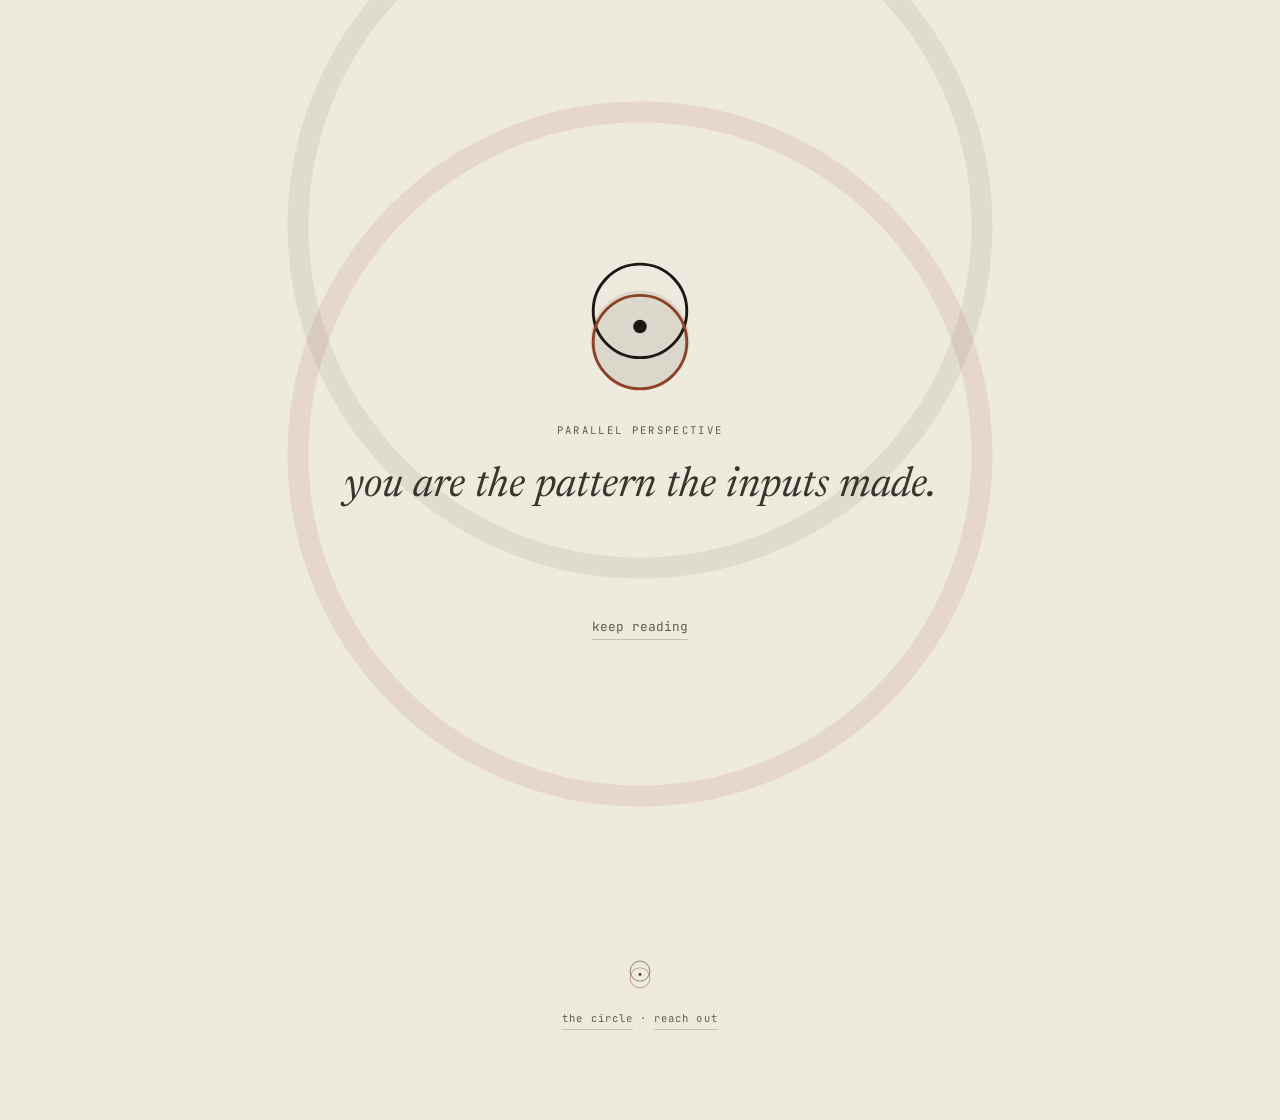
<file: index.html>
<!DOCTYPE html>
<html lang="en">
<head>
<meta charset="UTF-8">
<meta name="viewport" content="width=device-width, initial-scale=1.0">
<meta name="robots" content="noindex, nofollow">
<title>parallel perspective</title>
<meta property="og:type" content="website">
<meta property="og:site_name" content="parallel perspective">
<meta property="og:title" content="parallel perspective — look again.">
<meta property="og:description" content="a philosophy that happens to use garments as the medium. written for the person wearing it, not the person selling it.">
<meta property="og:image" content="https://parallelperspective.vercel.app/assets/og-image.png">
<meta property="og:url" content="https://parallelperspective.vercel.app/">
<meta name="twitter:card" content="summary_large_image">
<meta name="description" content="a philosophy that happens to use garments as the medium. written for the person wearing it, not the person selling it.">
<link rel="canonical" href="https://parallelperspective.vercel.app/">
<link rel="icon" href="assets/logo.svg" type="image/svg+xml">
<link rel="alternate icon" href="favicon.ico">
<link rel="apple-touch-icon" href="assets/apple-touch-icon.png">
<link rel="preconnect" href="https://fonts.googleapis.com">
<link rel="preconnect" href="https://fonts.gstatic.com" crossorigin>
<link href="https://fonts.googleapis.com/css2?family=Space+Grotesk:wght@400;500;700&amp;family=JetBrains+Mono:wght@400;500&amp;family=Newsreader:ital,opsz,wght@0,6..72,400;0,6..72,500;1,6..72,400&amp;display=swap" rel="stylesheet">
<link rel="stylesheet" href="style.css">
</head>
<body>

<main class="landing-wrap">
  <h1 class="sr-only">parallel perspective</h1>
  <div class="logo-wrapper">
    <svg class="hero-mark-bg" viewBox="0 0 200 260" xmlns="http://www.w3.org/2000/svg" aria-hidden="true">
      <g class="hero-mark-bg__eye">
        <circle cx="100" cy="100" r="90" stroke="#1C1813" stroke-width="5.5" stroke-opacity="0.07" fill="none"/>
        <circle cx="100" cy="160" r="90" stroke="#96462A" stroke-width="5.5" stroke-opacity="0.11" fill="none"/>
        <circle cx="100" cy="130" r="13" fill="#1C1813" fill-opacity="0.09"/>
      </g>
    </svg>
    <img src="assets/logo.svg" alt="" class="mark" width="200" height="260">
  </div>
  <div class="eyebrow">parallel perspective</div>
  <p class="quote-line">you are the pattern the inputs made.</p>
  <a href="manifesto.html" class="quiet-link"><span class="link-text">keep reading</span><span class="arrow">→</span></a>
</main>

<footer class="site">
  <img src="assets/logo.svg" alt="" class="mark-icon" width="200" height="260">
  <div class="foot-text"><a href="circle.html">the circle</a> · <a href="reach-out.html">reach out</a></div>
</footer>

</body>
</html>
</file>
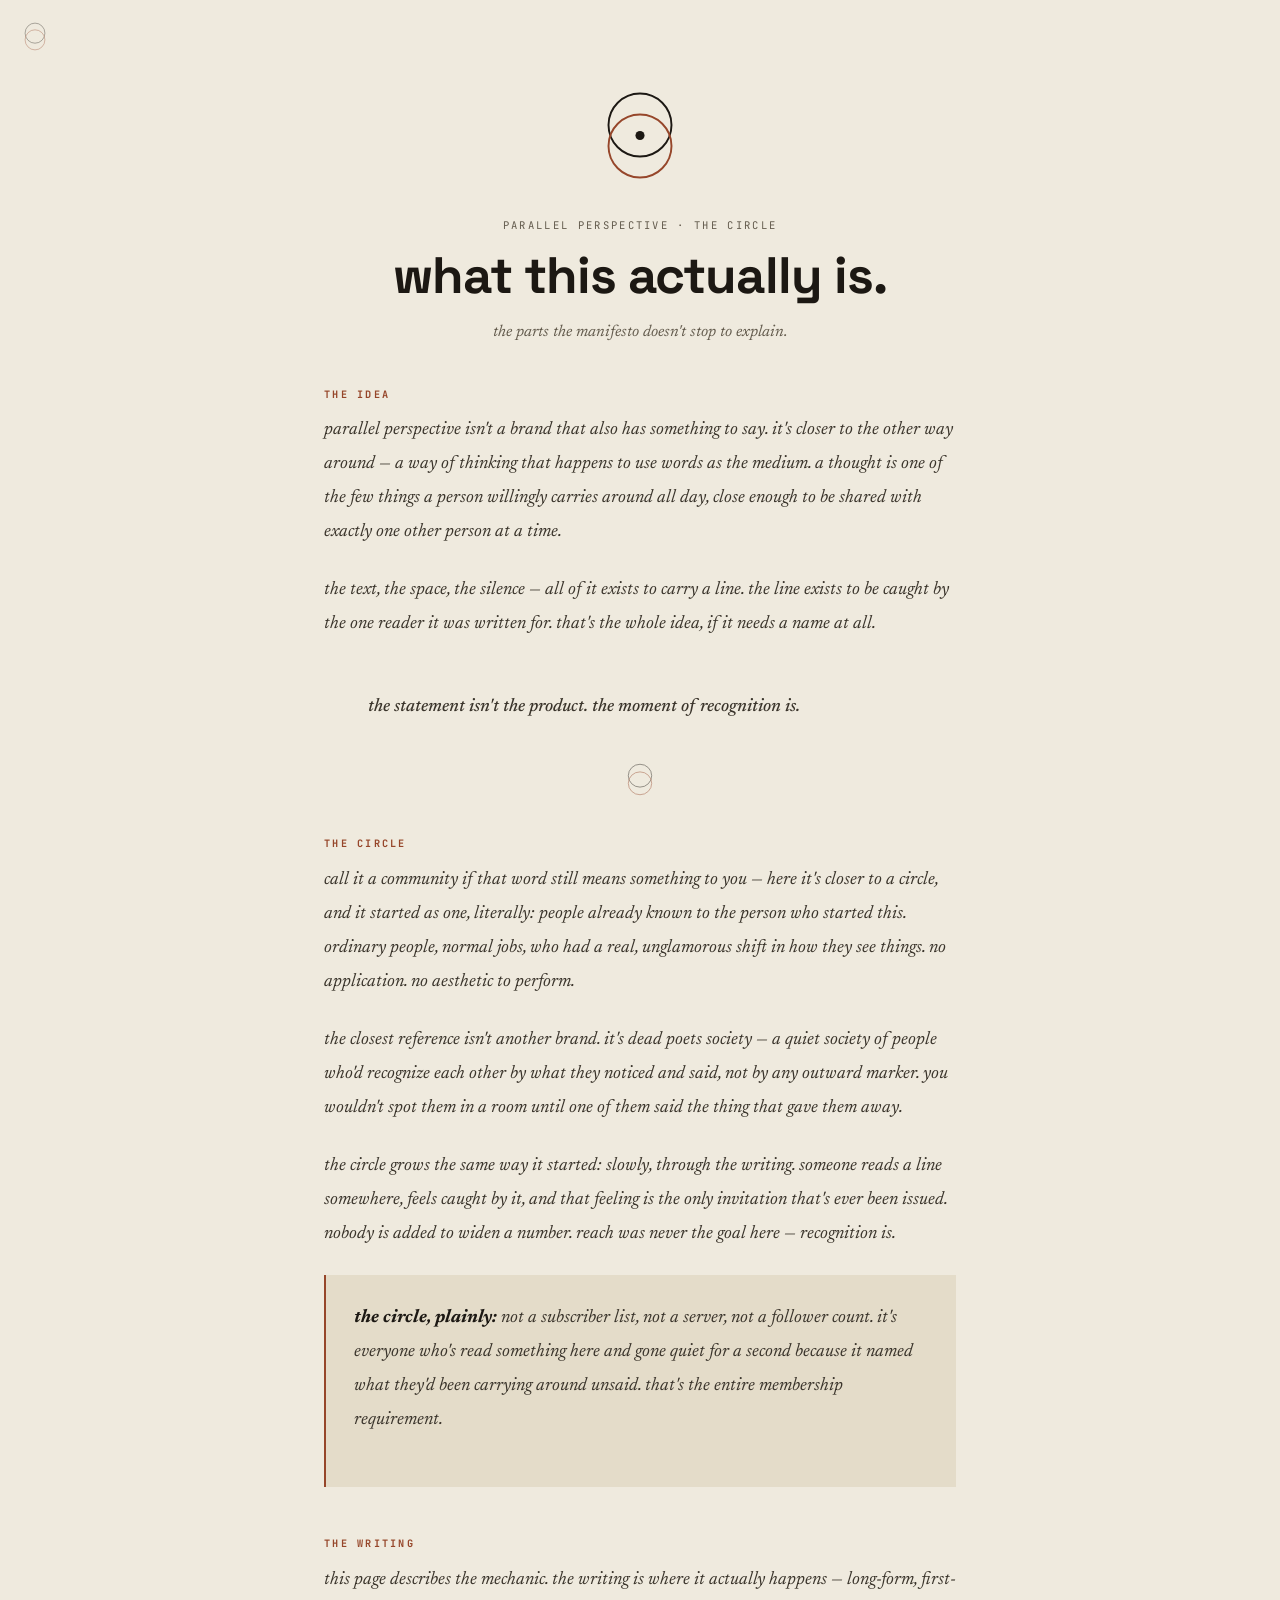
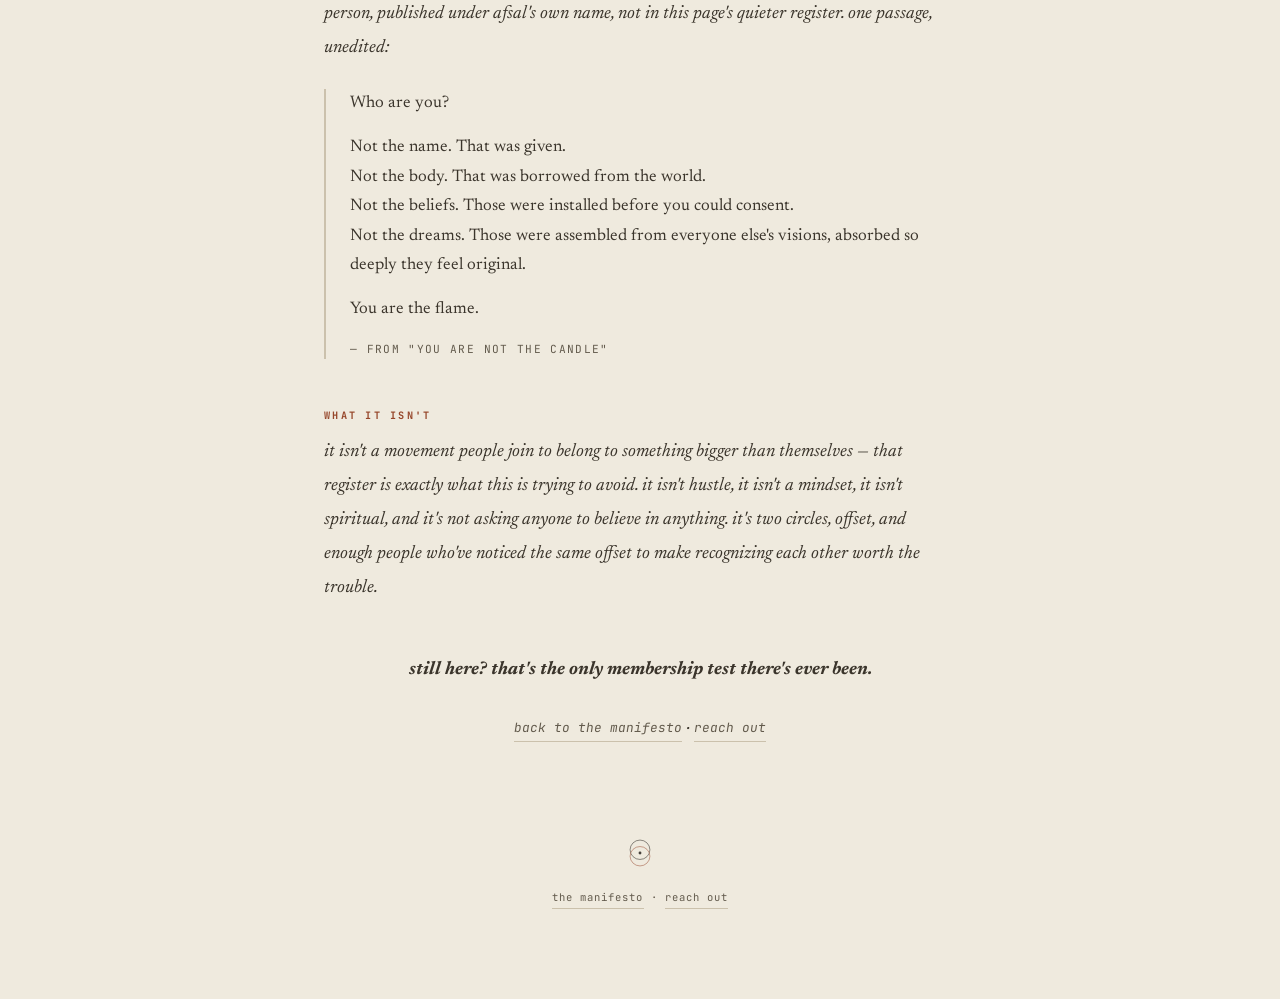
<file: circle.html>
<!DOCTYPE html>
<html lang="en">
<head>
<meta charset="UTF-8">
<meta name="viewport" content="width=device-width, initial-scale=1.0">
<meta name="robots" content="noindex, nofollow">
<title>the circle — parallel perspective</title>
<meta property="og:type" content="website">
<meta property="og:site_name" content="parallel perspective">
<meta property="og:title" content="the circle — parallel perspective">
<meta property="og:description" content="what this actually is, and what the circle means — the parts the manifesto doesn't stop to explain.">
<meta property="og:image" content="https://parallelperspective.vercel.app/assets/og-image.png">
<meta property="og:url" content="https://parallelperspective.vercel.app/circle.html">
<meta name="twitter:card" content="summary_large_image">
<meta name="description" content="what this actually is, and what the circle means — the parts the manifesto doesn't stop to explain.">
<link rel="canonical" href="https://parallelperspective.vercel.app/circle.html">
<link rel="icon" href="assets/logo.svg" type="image/svg+xml">
<link rel="alternate icon" href="favicon.ico">
<link rel="apple-touch-icon" href="assets/apple-touch-icon.png">
<link rel="preconnect" href="https://fonts.googleapis.com">
<link rel="preconnect" href="https://fonts.gstatic.com" crossorigin>
<link href="https://fonts.googleapis.com/css2?family=Space+Grotesk:wght@400;500;700&amp;family=JetBrains+Mono:wght@400;500&amp;family=Newsreader:ital,opsz,wght@0,6..72,400;0,6..72,500;1,6..72,400&amp;display=swap" rel="stylesheet">
<link rel="stylesheet" href="style.css">
</head>
<body>

<nav class="site-nav" aria-label="Home">
  <a href="index.html"><img src="assets/logo-icon.svg" alt="home" class="nav-mark" width="200" height="260"></a>
</nav>

<header class="page-header">
  <img src="assets/logo.svg" alt="" class="mark" width="200" height="260">
  <div class="eyebrow">parallel perspective · the circle</div>
  <h1>what this actually is.</h1>
  <p class="dek">the parts the manifesto doesn't stop to explain.</p>
</header>

<main class="circle-body">

  <section>
    <h2 class="section-label">the idea</h2>
    <p>parallel perspective isn't a brand that also has something to say. it's closer to the other way around — a way of thinking that happens to use words as the medium. a thought is one of the few things a person willingly carries around all day, close enough to be shared with exactly one other person at a time.</p>
    <p>the text, the space, the silence — all of it exists to carry a line. the line exists to be caught by the one reader it was written for. that's the whole idea, if it needs a name at all.</p>
  </section>

  <p class="pull-quote">the statement isn't the product. the moment of recognition is.</p>

  <img src="assets/logo-icon.svg" alt="" class="lens-divider" width="200" height="260">

  <section>
    <h2 class="section-label">the circle</h2>
    <p>call it a community if that word still means something to you — here it's closer to a circle, and it started as one, literally: people already known to the person who started this. ordinary people, normal jobs, who had a real, unglamorous shift in how they see things. no application. no aesthetic to perform.</p>
    <p>the closest reference isn't another brand. it's dead poets society — a quiet society of people who'd recognize each other by what they noticed and said, not by any outward marker. you wouldn't spot them in a room until one of them said the thing that gave them away.</p>
    <p>the circle grows the same way it started: slowly, through the writing. someone reads a line somewhere, feels caught by it, and that feeling is the only invitation that's ever been issued. nobody is added to widen a number. reach was never the goal here — recognition is.</p>

    <div class="panel-block">
      <p><b>the circle, plainly:</b> not a subscriber list, not a server, not a follower count. it's everyone who's read something here and gone quiet for a second because it named what they'd been carrying around unsaid. that's the entire membership requirement.</p>
    </div>
  </section>

  <section>
    <h2 class="section-label">the writing</h2>
    <p>this page describes the mechanic. the writing is where it actually happens — long-form, first-person, published under afsal's own name, not in this page's quieter register. one passage, unedited:</p>
    <blockquote class="excerpt-block">
      <p>Who are you?</p>
      <p>Not the name. That was given.<br>
      Not the body. That was borrowed from the world.<br>
      Not the beliefs. Those were installed before you could consent.<br>
      Not the dreams. Those were assembled from everyone else's visions, absorbed so deeply they feel original.</p>
      <p>You are the flame.</p>
      <cite>— from "you are not the candle"</cite>
    </blockquote>
  </section>



  <section>
    <h2 class="section-label">what it isn't</h2>
    <p>it isn't a movement people join to belong to something bigger than themselves — that register is exactly what this is trying to avoid. it isn't hustle, it isn't a mindset, it isn't spiritual, and it's not asking anyone to believe in anything. it's two circles, offset, and enough people who've noticed the same offset to make recognizing each other worth the trouble.</p>
  </section>

  <p class="closing-line">still here? that's the only membership test there's ever been.</p>

  <p class="circle-nav"><a href="manifesto.html" class="quiet-link">back to the manifesto</a> · <a href="reach-out.html" class="quiet-link">reach out</a></p>

</main>

<footer class="site">
  <img src="assets/logo.svg" alt="" class="mark-icon" width="200" height="260">
  <div class="foot-text"><a href="manifesto.html">the manifesto</a> · <a href="reach-out.html">reach out</a></div>
</footer>

<script src="reveal-fallback.js" defer></script>
</body>
</html>
</file>
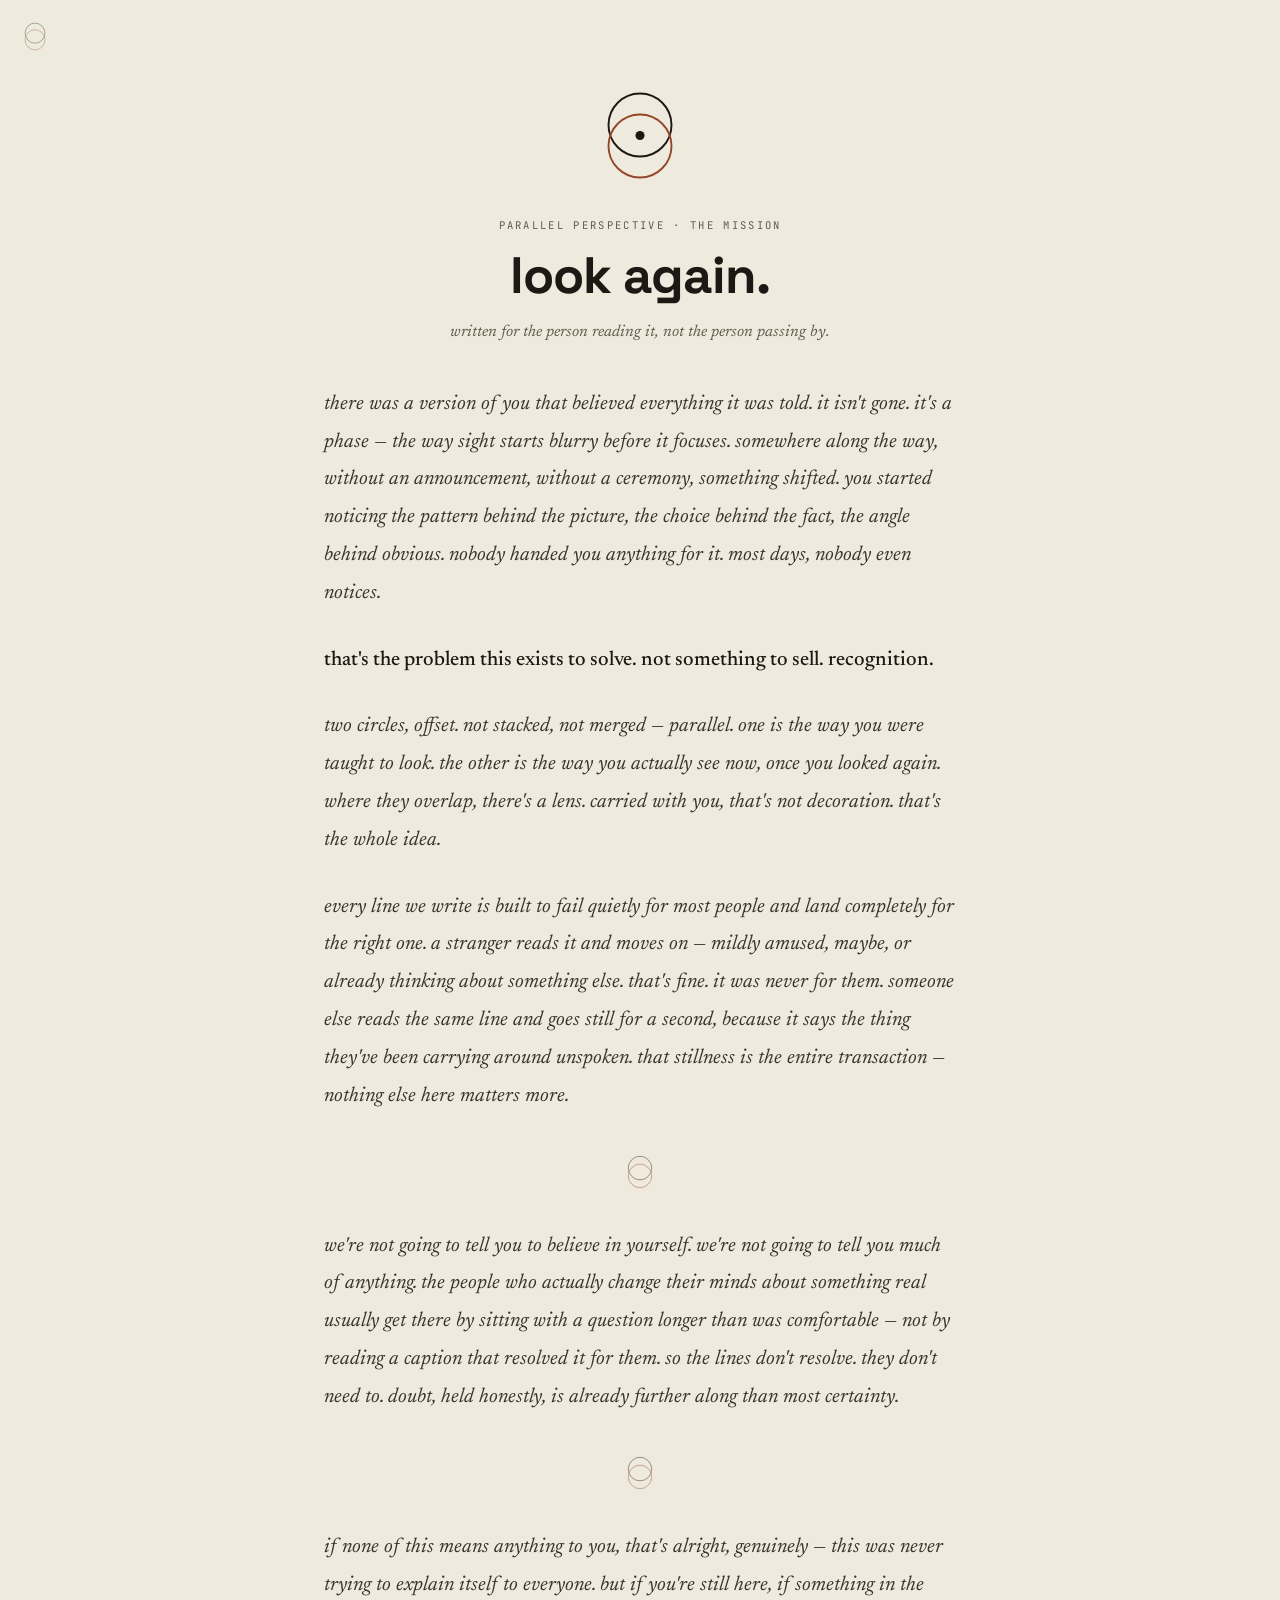
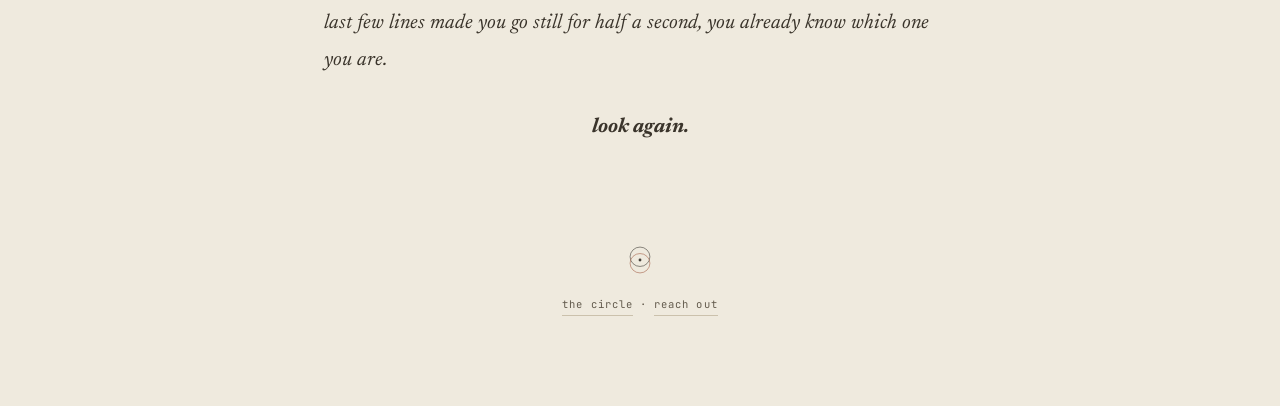
<file: manifesto.html>
<!DOCTYPE html>
<html lang="en">
<head>
<meta charset="UTF-8">
<meta name="viewport" content="width=device-width, initial-scale=1.0">
<meta name="robots" content="noindex, nofollow">
<title>look again. — parallel perspective</title>
<meta property="og:type" content="website">
<meta property="og:site_name" content="parallel perspective">
<meta property="og:title" content="look again. — parallel perspective">
<meta property="og:description" content="written for the person wearing it, not the person selling it.">
<meta property="og:image" content="https://parallelperspective.vercel.app/assets/og-image.png">
<meta property="og:url" content="https://parallelperspective.vercel.app/manifesto.html">
<meta name="twitter:card" content="summary_large_image">
<meta name="description" content="written for the person wearing it, not the person selling it.">
<link rel="canonical" href="https://parallelperspective.vercel.app/manifesto.html">
<link rel="icon" href="assets/logo.svg" type="image/svg+xml">
<link rel="alternate icon" href="favicon.ico">
<link rel="apple-touch-icon" href="assets/apple-touch-icon.png">
<link rel="preconnect" href="https://fonts.googleapis.com">
<link rel="preconnect" href="https://fonts.gstatic.com" crossorigin>
<link href="https://fonts.googleapis.com/css2?family=Space+Grotesk:wght@400;500;700&amp;family=JetBrains+Mono:wght@400;500&amp;family=Newsreader:ital,opsz,wght@0,6..72,400;0,6..72,500;1,6..72,400&amp;display=swap" rel="stylesheet">
<link rel="stylesheet" href="style.css">
</head>
<body>

<nav class="site-nav" aria-label="Home">
  <a href="index.html"><img src="assets/logo-icon.svg" alt="home" class="nav-mark" width="200" height="260"></a>
</nav>

<header class="page-header">
  <img src="assets/logo.svg" alt="" class="mark" width="200" height="260">
  <div class="eyebrow">parallel perspective · the mission</div>
  <h1>look again.</h1>
  <p class="dek">written for the person reading it, not the person passing by.</p>
</header>

<main class="manifesto-body">

  <p>there was a version of you that believed everything it was told. it isn't gone. it's a phase — the way sight starts blurry before it focuses. somewhere along the way, without an announcement, without a ceremony, something shifted. you started noticing the pattern behind the picture, the choice behind the fact, the angle behind obvious. nobody handed you anything for it. most days, nobody even notices.</p>

  <p><strong>that's the problem this exists to solve. not something to sell. recognition.</strong></p>

  <p>two circles, offset. not stacked, not merged — parallel. one is the way you were taught to look. the other is the way you actually see now, once you looked again. where they overlap, there's a lens. carried with you, that's not decoration. that's the whole idea.</p>

  <p>every line we write is built to fail quietly for most people and land completely for the right one. a stranger reads it and moves on — mildly amused, maybe, or already thinking about something else. that's fine. it was never for them. someone else reads the same line and goes still for a second, because it says the thing they've been carrying around unspoken. that stillness is the entire transaction — nothing else here matters more.</p>

  <img src="assets/logo-icon.svg" alt="" class="lens-divider" width="200" height="260">

  <p>we're not going to tell you to believe in yourself. we're not going to tell you much of anything. the people who actually change their minds about something real usually get there by sitting with a question longer than was comfortable — not by reading a caption that resolved it for them. so the lines don't resolve. they don't need to. doubt, held honestly, is already further along than most certainty.</p>



  <img src="assets/logo-icon.svg" alt="" class="lens-divider" width="200" height="260">

  <p>if none of this means anything to you, that's alright, genuinely — this was never trying to explain itself to everyone. but if you're still here, if something in the last few lines made you go still for half a second, you already know which one you are.</p>

  <p class="closing-line">look again.</p>

</main>

<footer class="site">
  <img src="assets/logo.svg" alt="" class="mark-icon" width="200" height="260">
  <div class="foot-text"><a href="circle.html">the circle</a> · <a href="reach-out.html">reach out</a></div>
</footer>

<script src="reveal-fallback.js" defer></script>
</body>
</html>
</file>
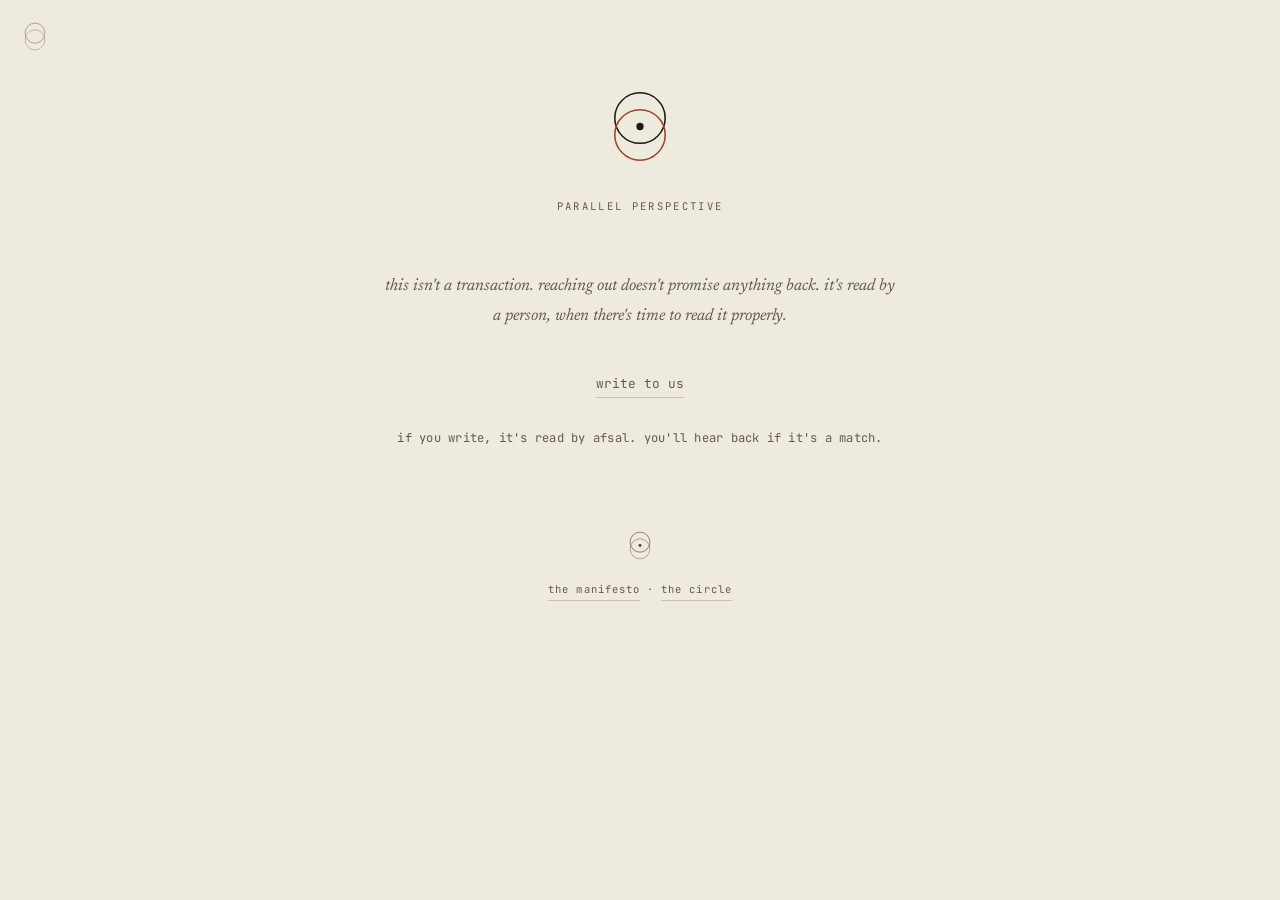
<file: reach-out.html>
<!DOCTYPE html>
<html lang="en">
<head>
<meta charset="UTF-8">
<meta name="viewport" content="width=device-width, initial-scale=1.0">
<meta name="robots" content="noindex, nofollow">
<title>reach out — parallel perspective</title>
<meta property="og:type" content="website">
<meta property="og:site_name" content="parallel perspective">
<meta property="og:title" content="reach out — parallel perspective">
<meta property="og:description" content="this isn't a store. there's no cart here, and reaching out doesn't promise anything back.">
<meta property="og:image" content="https://parallelperspective.vercel.app/assets/og-image.png">
<meta property="og:url" content="https://parallelperspective.vercel.app/reach-out.html">
<meta name="twitter:card" content="summary_large_image">
<meta name="description" content="this isn't a store. there's no cart here, and reaching out doesn't promise anything back.">
<link rel="canonical" href="https://parallelperspective.vercel.app/reach-out.html">
<link rel="icon" href="assets/logo.svg" type="image/svg+xml">
<link rel="alternate icon" href="favicon.ico">
<link rel="apple-touch-icon" href="assets/apple-touch-icon.png">
<link rel="preconnect" href="https://fonts.googleapis.com">
<link rel="preconnect" href="https://fonts.gstatic.com" crossorigin>
<link href="https://fonts.googleapis.com/css2?family=Space+Grotesk:wght@400;500;700&amp;family=JetBrains+Mono:wght@400;500&amp;family=Newsreader:ital,opsz,wght@0,6..72,400;0,6..72,500;1,6..72,400&amp;display=swap" rel="stylesheet">
<link rel="stylesheet" href="style.css">
</head>
<body>

<nav class="site-nav" aria-label="Home">
  <a href="index.html"><img src="assets/logo-icon.svg" alt="home" class="nav-mark" width="200" height="260"></a>
</nav>

<header class="page-header">
  <img src="assets/logo.svg" alt="" class="mark mark--sm" width="200" height="260">
  <h1 class="sr-only">reach out</h1>
  <div class="eyebrow">parallel perspective</div>
</header>

<main class="reach-out-body">
  <p class="context-line">this isn't a transaction. reaching out doesn't promise anything back. it's read by a person, when there's time to read it properly.</p>

  <!-- reach-out module — channel: mailto. swap by editing this block only, per website-docs/04-technical-build-guide.md -->
  <div id="reach-out-action" data-channel="mailto" data-target="hello@parallelperspective.com">
    <a href="mailto:hello@parallelperspective.com?subject=from%20the%20circle&body=i%20read%20the%20manifesto.%20" class="quiet-link">write to us</a>
  </div>

  <p class="confirmation">if you write, it's read by afsal. you'll hear back if it's a match.</p>
</main>

<footer class="site">
  <img src="assets/logo.svg" alt="" class="mark-icon" width="200" height="260">
  <div class="foot-text"><a href="manifesto.html">the manifesto</a> · <a href="circle.html">the circle</a></div>
</footer>

<script src="reveal-fallback.js" defer></script>
</body>
</html>
</file>
<file: style.css>
/* Parallel Perspective — shared stylesheet
   Source of truth: website-docs/03-design-system.md (v1.3 guidelines extract)
   Do not introduce new colors/fonts without updating that doc first. */

:root {
  /* Direction A — "warm resolved" (Palette & Logo Review, 2026-07-11).
     Deepens accent, darkens muted, lightens accent-soft — clears both real
     WCAG AA failures (muted-on-panel 4.2:1, accent-soft-on-ink 4.3:1) with
     margin, while staying the closest possible evolution of the shipped
     brand. See Palette & Logo Review - Fixed.html for the full comparison. */
  --paper: #EFEADE;
  --panel: #E4DCC9;
  --ink: #1C1813;
  --ink-soft: #3A342B;
  --muted: #635B4D;
  --muted-dark: #D8D0C0;
  --line: #CBC1AC;
  --accent: #96462A;
  --accent-soft: #C67B54;

  --spring-snappy: cubic-bezier(0.34, 1.56, 0.64, 1);
  --spring-gentle: cubic-bezier(0.16, 1, 0.3, 1);

  --font-heading: 'Space Grotesk', sans-serif;
  --font-body: 'JetBrains Mono', monospace;
  --font-quote: 'Newsreader', serif;
}

* { box-sizing: border-box; }

.sr-only {
  position: absolute;
  width: 1px;
  height: 1px;
  padding: 0;
  margin: -1px;
  overflow: hidden;
  clip: rect(0, 0, 0, 0);
  white-space: nowrap;
  border: 0;
}

body {
  margin: 0;
  background: var(--paper);
  color: var(--ink-soft);
  font-family: var(--font-body);
  font-size: 0.87rem;
  line-height: 1.7;
  -webkit-font-smoothing: antialiased;
  overflow-x: hidden;
}

main {
  max-width: 680px;
  margin: 0 auto;
  padding: 0 24px;
}

h1 {
  font-family: var(--font-heading);
  font-weight: 700;
  font-size: clamp(2.2rem, 6vw, 3.2rem);
  letter-spacing: -0.02em;
  color: var(--ink);
  margin: 0 0 0.3em;
  line-height: 1.05;
}

h2 {
  font-family: var(--font-heading);
  font-weight: 700;
  font-size: clamp(1.2rem, 2.6vw, 1.65rem);
  letter-spacing: -0.015em;
  color: var(--ink);
  margin: 0 0 0.5em;
}

.eyebrow {
  font-family: var(--font-body);
  font-size: 0.66rem;
  text-transform: uppercase;
  letter-spacing: 0.22em;
  color: var(--muted);
  margin: 0 0 1.4em;
}

.quote-line {
  font-family: var(--font-quote);
  font-style: italic;
  font-weight: 400;
  font-size: clamp(1.08rem, 2.1vw, 1.28rem);
  line-height: 1.85;
  color: var(--ink-soft);
}

.dek {
  font-family: var(--font-quote);
  font-style: italic;
  font-size: 1rem;
  color: var(--muted);
  margin: 0.6em 0 0;
}

.divider {
  border: none;
  border-top: 1px solid var(--line);
  margin: 2.6em 0;
}

/* Lens divider — icon-only mark (Lockup C) used as a section break instead of a
   bare rule. Reinforces the two-circle motif at each pacing beat in longer copy.
   Never rotated or recolored (Principle 5 / misuse gallery). */
.lens-divider {
  display: block;
  width: 26px;
  height: auto;
  margin: 2.8em auto;
  opacity: 0.6;
}

/* In-body section label — small eyebrow used to break up longer pages into
   named movements, without introducing a nav bar or numbered list. */
.section-label {
  font-family: var(--font-body);
  font-size: 0.64rem;
  letter-spacing: 0.22em;
  text-transform: uppercase;
  color: var(--accent);
  margin: 0 0 1em;
}

/* Pull quote — a single line pulled out and set large. Uses ink, not a second
   accent (Principle 1: one accent per layout — accent stays on the mark/labels). */
.pull-quote {
  font-family: var(--font-quote);
  font-style: italic;
  font-weight: 500;
  font-size: clamp(1.3rem, 3.2vw, 1.6rem);
  line-height: 1.55;
  color: var(--ink);
  text-align: center;
  max-width: 520px;
  margin: 1.6em auto 2.2em;
}

/* Panel block — bordered callout, reuses the one-accent left-border treatment
   already established for internal spec docs, adapted here for public copy. */
.panel-block {
  background: var(--panel);
  border-left: 2px solid var(--accent);
  padding: 26px 28px;
  margin: 0 0 2.2em;
}

.panel-block p {
  font-family: var(--font-body);
  font-style: normal;
  font-size: 0.86rem;
  line-height: 1.75;
  color: var(--ink-soft);
  margin: 0;
}

.panel-block p + p { margin-top: 0.9em; }

.panel-block b { color: var(--ink); }

/* Landing */
.landing-wrap {
  position: relative;
  min-height: 100vh;
  display: flex;
  flex-direction: column;
  justify-content: center;
  align-items: center;
  text-align: center;
  padding: 90px 24px;
}

.logo-wrapper {
  position: relative;
  display: flex;
  justify-content: center;
  align-items: center;
}

/* Oversized watermark of the mark, sitting behind the hero content. Flat only
   (no gradient/blur/glow) — scale and opacity are the only variables used,
   both already-established techniques in the system (see §02 on-Sienna
   variant, which uses stroke-opacity for the same reason: to stay flat while
   still reading as two distinct tones). Geometry is the locked r=90/d=60. */
.hero-mark-bg {
  position: absolute;
  top: 50%;
  left: 50%;
  transform: translate(-50%, -50%);
  width: clamp(440px, 62vw, 760px);
  height: auto;
  z-index: 0;
  pointer-events: none;
  animation: gentleDrift 8s ease-in-out infinite;
}

/* The watermark holds the full mark now, including the pupil — and blinks.
   Vertical-scale only, no opacity/blur tricks, so it stays flat. Slow rest
   period with one brief close, like the eye is actually watching rather
   than just decorating. transform-box: fill-box keeps the pivot on the
   shape's own centre regardless of viewBox math. */
.hero-mark-bg__eye {
  transform-box: fill-box;
  transform-origin: 50% 50%;
  animation: eyeBlink 12s ease-in-out infinite;
}

@keyframes eyeBlink {
  0%, 88% { transform: scaleY(1); }
  92%     { transform: scaleY(0.05); }
  96%, 100% { transform: scaleY(1); }
}

.landing-wrap > *:not(.hero-mark-bg) {
  position: relative;
  z-index: 1;
}

.mark {
  width: 104px;
  height: auto;
  margin-bottom: 28px;
  transition: transform 400ms var(--spring-snappy);
}

@media (hover: hover) and (pointer: fine) {
  .mark:hover {
    transform: scale(0.96);
  }
  .mark:active {
    transform: scale(0.92);
  }
}

.landing-wrap .eyebrow { margin-bottom: 1.6em; }

.landing-wrap .quote-line {
  max-width: 620px;
  font-size: clamp(1.6rem, 5vw, 2.6rem);
  line-height: 1.42;
  margin: 0 0 2.4em;
}

.quiet-link {
  position: relative;
  display: inline-flex;
  align-items: center;
  justify-content: center;
  font-family: var(--font-body);
  font-size: 0.8rem;
  color: var(--muted);
  text-decoration: none;
  padding-bottom: 3px;
  transition: color 280ms ease;
}

.quiet-link .link-text {
  transition: transform 400ms var(--spring-snappy);
}

.quiet-link .arrow {
  position: absolute;
  right: -14px;
  opacity: 0;
  transform: translateX(-8px);
  transition: opacity 280ms ease, transform 400ms var(--spring-snappy);
}

.quiet-link::after {
  content: "";
  position: absolute;
  bottom: 0;
  left: 0;
  width: 100%;
  height: 1px;
  background: var(--line);
  transition: background 280ms ease, transform 280ms ease;
  transform-origin: center;
}

/* invisible expanded hit area — keeps the quiet visual footprint,
   widens the tappable zone on touch devices (WCAG 2.5.5, AAA best practice) */
.quiet-link::before {
  content: "";
  position: absolute;
  top: -14px;
  bottom: -14px;
  left: -10px;
  right: -10px;
}

@media (hover: hover) and (pointer: fine) {
  .quiet-link:hover {
    color: var(--accent);
  }
  .quiet-link:hover .link-text {
    transform: translateX(-4px);
  }
  .quiet-link:hover .arrow {
    opacity: 1;
    transform: translateX(0);
  }

  .quiet-link:hover::after {
    background: var(--accent);
    transform: scaleX(1.15);
  }
}

a:focus-visible {
  outline: 1px solid var(--accent);
  outline-offset: 3px;
}

/* Footer — shared across all pages */
footer.site {
  padding: 60px 24px 90px;
  text-align: center;
}

footer.site .mark-icon {
  width: 22px;
  height: auto;
  opacity: 0.8;
  margin-bottom: 14px;
}

footer.site .foot-text {
  font-family: var(--font-body);
  font-size: 0.66rem;
  letter-spacing: 0.1em;
  color: var(--muted);
}

footer.site a {
  position: relative;
  display: inline-block;
  color: var(--muted);
  text-decoration: none;
  padding-bottom: 2px;
  transition: color 280ms ease;
}
footer.site a::after {
  content: "";
  position: absolute;
  bottom: 0;
  left: 0;
  width: 100%;
  height: 1px;
  background: var(--line);
  transition: background 280ms ease, transform 280ms ease;
  transform-origin: center;
}
footer.site a::before {
  content: "";
  position: absolute;
  top: -14px;
  bottom: -14px;
  left: -10px;
  right: -10px;
}
@media (hover: hover) and (pointer: fine) {
  footer.site a:hover { color: var(--accent); }
  footer.site a:hover::after { background: var(--accent); transform: scaleX(1.15); }
}

/* Manifesto page */
.page-header {
  padding: 90px 24px 20px;
  max-width: 680px;
  margin: 0 auto;
  text-align: center;
}

.page-header .mark { width: 70px; }
.page-header .mark--sm { width: 56px; }

.manifesto-body {
  padding: 20px 24px 10px;
  max-width: 680px;
  margin: 0 auto;
}

.manifesto-body p {
  font-family: var(--font-quote);
  font-style: italic;
  font-size: clamp(1.08rem, 2.1vw, 1.28rem);
  line-height: 1.85;
  color: var(--ink-soft);
  margin: 0 0 1.4em;
}

.manifesto-body p strong {
  font-style: normal;
  font-weight: 500;
  color: var(--ink);
}

.closing-line {
  font-family: var(--font-heading);
  font-weight: 700;
  font-size: clamp(1.4rem, 3vw, 1.9rem);
  color: var(--accent);
  text-align: center;
  margin: 1.6em 0 0.4em;
}

/* Circle page — deeper, more explanatory read; sits between the manifesto's
   pure feeling and a spec document. Body copy stays in the quote font so the
   page still reads as writing, not documentation. */
.circle-body {
  padding: 20px 24px 10px;
  max-width: 680px;
  margin: 0 auto;
}

.circle-body section {
  margin: 0 0 3rem;
}

.circle-body p {
  font-family: var(--font-quote);
  font-style: italic;
  font-size: clamp(1.02rem, 1.9vw, 1.15rem);
  line-height: 1.85;
  color: var(--ink-soft);
  margin: 0 0 1.3em;
}

.circle-nav {
  text-align: center;
  font-family: var(--font-body);
  font-size: 0.8rem;
  color: var(--muted);
  margin: 2.4em 0 0;
}

/* Excerpt block — a genuine quoted passage from outside writing, deliberately
   NOT in the site's lowercase brand voice (it's someone else's sentence, quoted
   honestly). Border uses --line, not --accent, to read as "quoted" rather than
   "brand-defined" (see .panel-block, which uses the accent border for that). */
.excerpt-block {
  margin: 0 0 1.6em;
  padding: 0 0 0 24px;
  border-left: 2px solid var(--line);
}

.excerpt-block p {
  font-family: var(--font-quote);
  font-style: normal;
  font-size: 1.05rem;
  line-height: 1.75;
  color: var(--ink-soft);
  margin: 0 0 0.9em;
}

.excerpt-block cite {
  display: block;
  font-family: var(--font-body);
  font-style: normal;
  font-size: 0.7rem;
  letter-spacing: 0.12em;
  text-transform: uppercase;
  color: var(--muted);
  margin-top: 0.4em;
}

/* Reach-out page */
.reach-out-body {
  padding: 20px 24px 10px;
  max-width: 560px;
  margin: 0 auto;
  text-align: center;
}

.context-line {
  font-family: var(--font-quote);
  font-style: italic;
  font-size: 1.05rem;
  line-height: 1.8;
  color: var(--muted);
  margin: 0 0 2.4em;
}

#reach-out-action {
  margin: 0 0 2.2em;
}

.confirmation {
  font-family: var(--font-body);
  font-size: 0.76rem;
  letter-spacing: 0.02em;
  color: var(--muted);
}

/* 404 page */
.error-body {
  padding: 20px 24px 10px;
  max-width: 560px;
  margin: 0 auto;
  text-align: center;
}

.error-body .quote-line {
  margin: 0 0 2.2em;
}

/* ═══════════════════════════════════════════════════════
   MOTION SYSTEM
   Entrance animations, scroll-driven reveals, micro-interactions.
   All animation respects prefers-reduced-motion (see end of file).
   ═══════════════════════════════════════════════════════ */

@keyframes fadeUp {
  from { opacity: 0; transform: translateY(20px); }
  to   { opacity: 1; transform: translateY(0); }
}

@keyframes fadeIn {
  from { opacity: 0; }
  to   { opacity: 1; }
}

@keyframes gentleDrift {
  0%, 100% { transform: translate(-50%, -50%) scale(1); }
  50%      { transform: translate(-50%, calc(-50% - 10px)) scale(1.008); }
}

@keyframes landingEntrance {
  0%   { opacity: 0; transform: translateY(22px); }
  100% { opacity: 1; transform: translateY(0); }
}

/* ── Landing page — staggered entrance ──
   Progressive enhancement: if CSS animations run, you see the stagger.
   If blocked (Brave, etc.), content is visible immediately — no opacity:0. ── */
.landing-wrap .mark {
  animation: landingEntrance 900ms cubic-bezier(0.16, 1, 0.3, 1) 100ms backwards;
}

.landing-wrap .eyebrow {
  animation: landingEntrance 900ms cubic-bezier(0.16, 1, 0.3, 1) 300ms backwards;
}

.landing-wrap .quote-line {
  animation: landingEntrance 900ms cubic-bezier(0.16, 1, 0.3, 1) 550ms backwards;
}

.landing-wrap .quiet-link {
  animation: landingEntrance 900ms cubic-bezier(0.16, 1, 0.3, 1) 750ms backwards;
}

.landing-wrap ~ footer.site {
  animation: fadeIn 800ms ease 1s backwards;
}

/* ── Interior page header — staggered entrance ── */
.page-header .mark,
.page-header .mark--sm {
  animation: landingEntrance 700ms cubic-bezier(0.16, 1, 0.3, 1) 50ms backwards;
}

.page-header .eyebrow {
  animation: landingEntrance 700ms cubic-bezier(0.16, 1, 0.3, 1) 200ms backwards;
}

.page-header h1 {
  animation: landingEntrance 700ms cubic-bezier(0.16, 1, 0.3, 1) 350ms backwards;
}

.page-header .dek {
  animation: landingEntrance 700ms cubic-bezier(0.16, 1, 0.3, 1) 480ms backwards;
}

/* ── Scroll-driven reveals (progressive enhancement) ── */
@supports (animation-timeline: view()) {
  .manifesto-body p,
  .circle-body section,
  .circle-body .pull-quote,
  .panel-block,
  .excerpt-block,
  .lens-divider,
  .closing-line,
  .reach-out-body .context-line,
  .reach-out-body #reach-out-action,
  .reach-out-body .confirmation {
    animation: fadeUp 1ms cubic-bezier(0.16, 1, 0.3, 1) both;
    animation-timeline: view();
    animation-range: entry 0% entry 30%;
  }
}

/* ── Scroll-driven reveals — fallback for browsers without
   animation-timeline: view() (Safari, Firefox as of this writing).
   Applied via reveal-fallback.js, which no-ops entirely in browsers
   where the @supports block above already runs. ── */
.js-reveal-pending {
  opacity: 0;
}

.js-reveal-visible {
  animation: fadeUp 700ms cubic-bezier(0.16, 1, 0.3, 1) both;
}

/* ── Minimal navigation ── */
.site-nav {
  position: fixed;
  top: 0;
  left: 0;
  padding: 22px 24px;
  z-index: 100;
}

.site-nav a {
  display: inline-block;
  text-decoration: none;
  opacity: 0;
  animation: fadeIn 600ms ease both;
  animation-delay: 400ms;
}

.site-nav .nav-mark {
  width: 22px;
  height: auto;
  opacity: 0.55;
  transition: opacity 220ms ease, transform 400ms var(--spring-snappy);
}

@media (hover: hover) and (pointer: fine) {
  .site-nav a:hover .nav-mark {
    opacity: 1;
    transform: scale(0.9);
  }
  .site-nav a:active .nav-mark {
    transform: scale(0.85);
  }
}

/* ═══ RESPONSIVE ═══ */
@media (max-width: 640px) {
  .landing-wrap {
    padding: 60px 20px;
  }

  .page-header {
    padding: 72px 20px 16px;
  }

  footer.site {
    padding: 40px 20px 60px;
  }

  .manifesto-body,
  .circle-body {
    padding: 16px 20px 10px;
  }

  .panel-block {
    padding: 20px 22px;
  }

  .reach-out-body,
  .error-body {
    padding: 16px 20px 10px;
  }

  .site-nav {
    padding: 16px 20px;
  }
}

/* ═══ REDUCED MOTION ═══ */
@media (prefers-reduced-motion: reduce) {
  @keyframes fadeUp {
    from { opacity: 0; transform: translateY(0); }
    to   { opacity: 1; transform: translateY(0); }
  }
  @keyframes landingEntrance {
    0%   { opacity: 0; transform: translateY(0); }
    100% { opacity: 1; transform: translateY(0); }
  }
  @keyframes gentleDrift {
    0%, 100% { transform: translate(-50%, -50%) scale(1); }
  }
  @keyframes eyeBlink {
    0%, 100% { transform: scaleY(1); }
  }
  .quiet-link:hover::after,
  footer.site a:hover::after {
    transform: none !important;
  }
}
</file>
